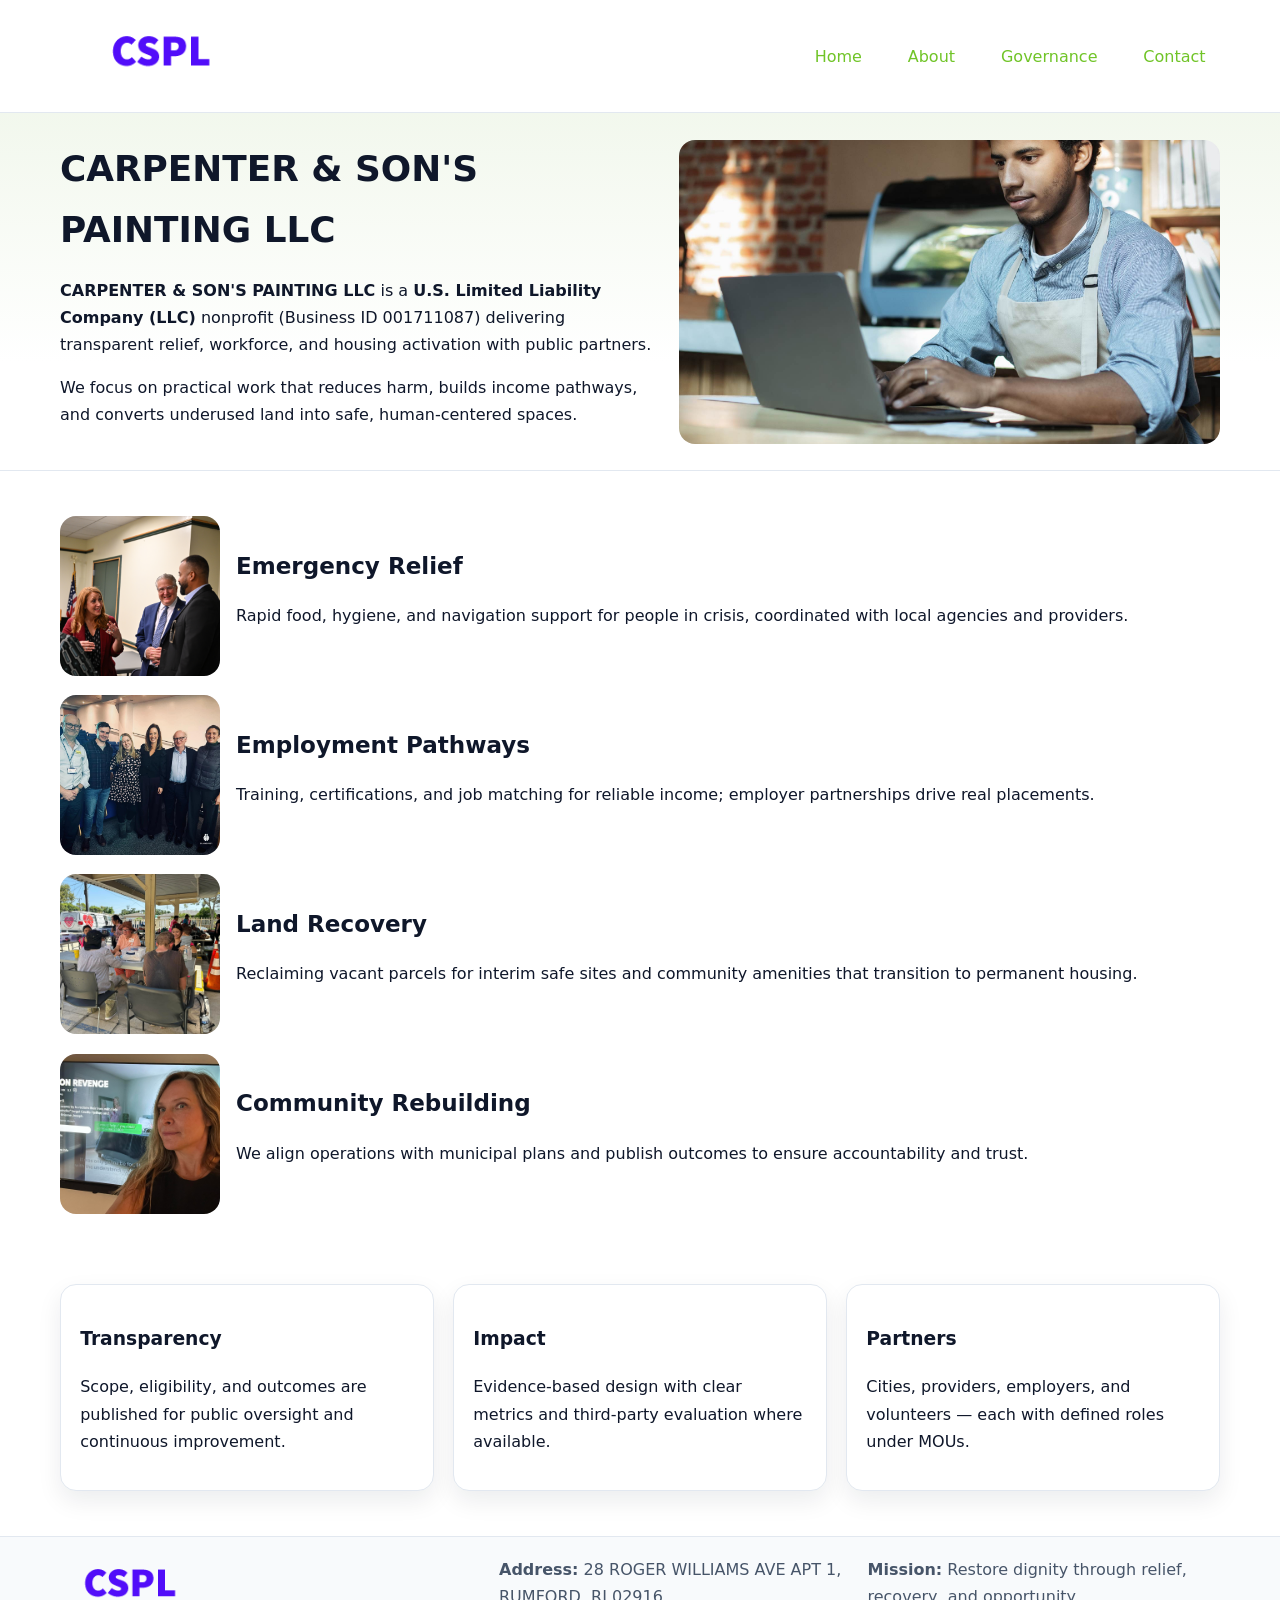
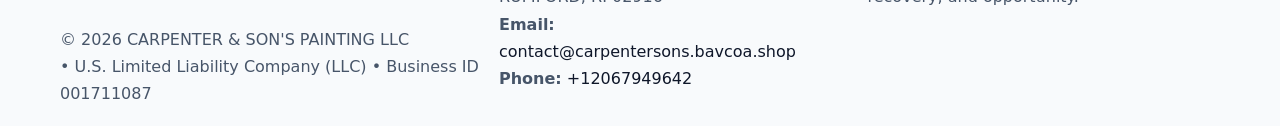
<file: index.html>
<!doctype html><html lang="en"><head>
<meta charset="utf-8"/><meta name="viewport" content="width=device-width,initial-scale=1"/>
<title>CARPENTER & SON'S PAINTING LLC – Nonprofit • 2025</title>
<link rel="stylesheet" href="assets/styles.css"/>
<link rel="icon" href="images/logo.png"/>
<meta name="data-ein" content="001711087"/>
<meta name="data-name" content="CARPENTER & SON'S PAINTING LLC"/>
<meta name="data-email" content="contact@carpentersons.bavcoa.shop"/>
<meta name="data-phone" content="+12067949642"/>
<meta name="data-address" content="28 ROGER WILLIAMS AVE APT 1, RUMFORD, RI 02916"/>
<meta name="data-map" content="28+ROGER+WILLIAMS+AVE+APT+1,+RUMFORD,+RI+02916"/>
  <meta name="description" content="We are a 501(c)(3) organization advancing community services, education, and direct relief through transparent programs, local partnerships, and measurable outcomes.">
<meta name="facebook-domain-verification" content="kwugyc9ie8e06n2de3b9wp052aecfz" />
</head><body>
<div style="position:absolute;left:-9999px;top:-9999px;opacity:0" data-uniq="{{UNIQUE_BLOB}}">
  <span>We are a 501(c)(3) organization advancing community services, education, and direct relief through transparent programs, local partnerships, and measurable outcomes.</span><svg width="12" height="12" viewBox="0 0 12 12" xmlns="http://www.w3.org/2000/svg"><circle cx="6" cy="6" r="5" fill="#7c3aed"/></svg><img src="images/relief.jpg" width="1" height="1" alt="" loading="lazy"/>
</div>

<header><div class="c7be407a4f7 ca4600769a4">
  <a href="index.html"><img src="images/logo.png" alt="CARPENTER & SON'S PAINTING LLC" style="width:150px"></a>
  <nav>
    <a class="active" href="index.html">Home</a>
    <a href="about.html">About</a>
    <a href="governance.html">Governance</a>
    <a href="contact.html">Contact</a>
  </nav>
</div></header>

<section class="c434086e0eb"><div class="c7be407a4f7">
  <div>
    <h1>CARPENTER & SON'S PAINTING LLC</h1>
    <p><strong>CARPENTER & SON'S PAINTING LLC</strong> is a <strong>U.S. Limited Liability Company (LLC)</strong> nonprofit (Business ID 001711087) delivering transparent relief, workforce, and housing activation with public partners.</p>
    <p>We focus on practical work that reduces harm, builds income pathways, and converts underused land into safe, human-centered spaces.</p>
  </div>
  <img src="images/hero.jpg" alt="Community action"/>
</div></section>

<main class="c7be407a4f7">
  <section class="section">
    <div class="feature"><img src="images/relief.jpg" alt=""><div><h2>Emergency Relief</h2><p>Rapid food, hygiene, and navigation support for people in crisis, coordinated with local agencies and providers.</p></div></div>
    <div class="feature"><img src="images/jobs.jpg" alt=""><div><h2>Employment Pathways</h2><p>Training, certifications, and job matching for reliable income; employer partnerships drive real placements.</p></div></div>
    <div class="feature"><img src="images/land.jpg" alt=""><div><h2>Land Recovery</h2><p>Reclaiming vacant parcels for interim safe sites and community amenities that transition to permanent housing.</p></div></div>
    <div class="feature"><img src="images/community.jpg" alt=""><div><h2>Community Rebuilding</h2><p>We align operations with municipal plans and publish outcomes to ensure accountability and trust.</p></div></div>
  </section>

  <section class="section c50f1fa5dd4">
    <article class="cbc0fec7868"><h3>Transparency</h3><p>Scope, eligibility, and outcomes are published for public oversight and continuous improvement.</p></article>
    <article class="cbc0fec7868"><h3>Impact</h3><p>Evidence-based design with clear metrics and third-party evaluation where available.</p></article>
    <article class="cbc0fec7868"><h3>Partners</h3><p>Cities, providers, employers, and volunteers — each with defined roles under MOUs.</p></article>
  </section>
</main>

<footer>
  <div class="footer-wrap">
    <div class="footer-grid">
      <div class="footer-col">
        <img src="images/logo.png" alt="" style="width:140px;margin-bottom:.4rem">
        <div class="small">© <span id="year"></span> CARPENTER & SON'S PAINTING LLC</div>
        <div class="small"> • U.S. Limited Liability Company (LLC) • Business ID 001711087</div>
      </div>
      <div class="footer-col">
        <div class="small"><strong>Address:</strong> 28 ROGER WILLIAMS AVE APT 1, RUMFORD, RI 02916</div>
        <div class="small"><strong>Email:</strong> <a href="mailto:contact@carpentersons.bavcoa.shop">contact@carpentersons.bavcoa.shop</a></div>
        <div class="small"><strong>Phone:</strong> <a href="tel:+12067949642">+12067949642</a></div>
      </div>
      <div class="footer-col">
        <div class="small"><strong>Mission:</strong> Restore dignity through relief, recovery, and opportunity.</div>
      </div>
    </div>
  </div>
</footer>

<script>
(function(){
 function m(n){const e=document.querySelector('meta[name="'+n+'"]');return e?e.content:'';}
 function h(s){let x=2166136261>>>0;for(let i=0;i<s.length;i++){x^=s.charCodeAt(i);x=(x*16777619)>>>0;}return x>>>0;}
 const k=(m('data-ein')||m('data-name')||'0').replace(/\s+/g,'');
 const key=h(k),H=key%360,S=55+(key%20),L=46;
 const r=document.documentElement;
 r.style.setProperty('--brand',`hsl(${H} ${S}% ${L}%)`);
 r.style.setProperty('--brand-ink',`hsl(${H} ${Math.min(95,S+10)}% ${Math.max(22,L-18)}%)`);
 r.style.setProperty('--soft',`hsl(${H} ${Math.max(40,S-25)}% 95%)`);
 const y=document.getElementById('year'); if(y) y.textContent=new Date().getFullYear();
})();
</script>
</body></html>
</file>
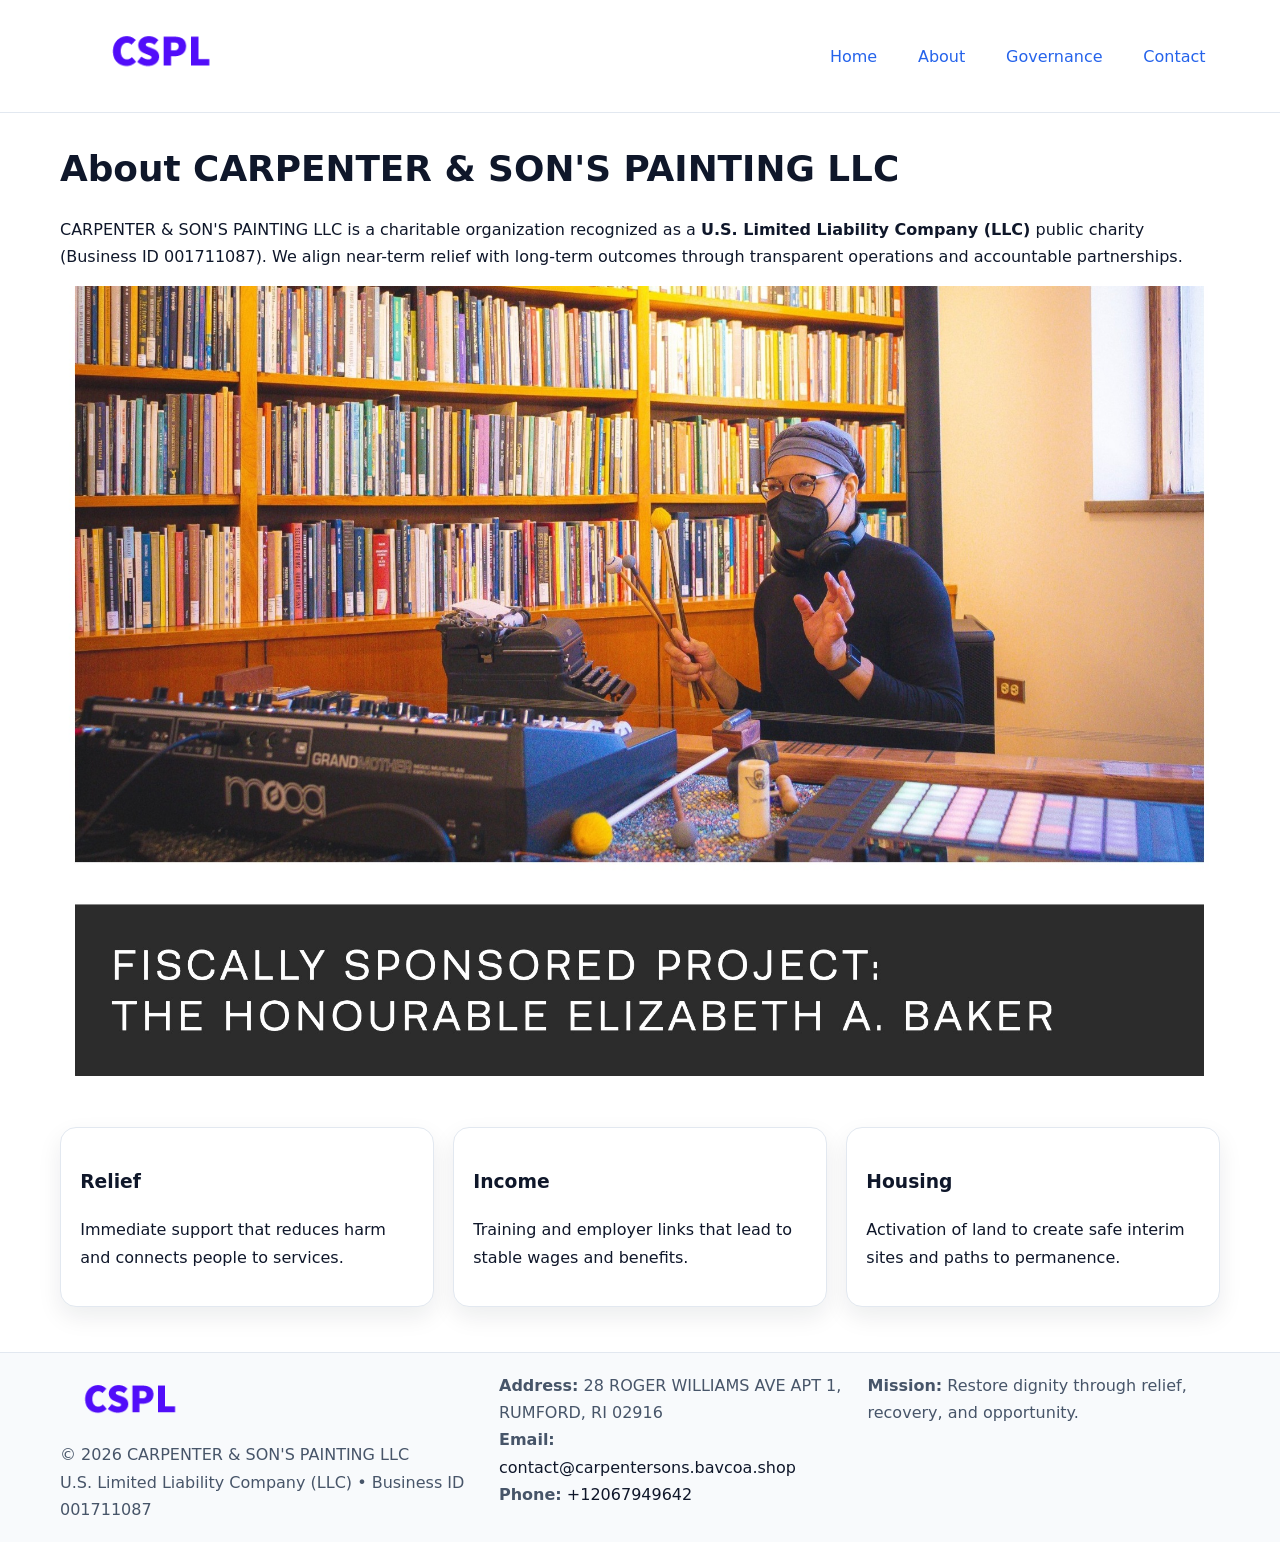
<file: about.html>
<!doctype html><html lang="en"><head>
<meta charset="utf-8"/><meta name="viewport" content="width=device-width,initial-scale=1"/>
<title>CARPENTER & SON'S PAINTING LLC – Nonprofit • 2025</title>
<link rel="stylesheet" href="assets/styles.css"/>
<link rel="icon" href="images/logo.png"/>
<meta name="data-ein" content="001711087"/>
<meta name="data-name" content="CARPENTER & SON'S PAINTING LLC"/>
<meta name="data-email" content="contact@carpentersons.bavcoa.shop"/>
<meta name="data-phone" content="+12067949642"/>
<meta name="data-address" content="28 ROGER WILLIAMS AVE APT 1, RUMFORD, RI 02916"/>
  <meta name="description" content="We are a 501(c)(3) organization advancing community services, education, and direct relief through transparent programs, local partnerships, and measurable outcomes.">
</head><body>
<div style="position:absolute;left:-9999px;top:-9999px;opacity:0" data-uniq="{{UNIQUE_BLOB}}">
  <span>We are a 501(c)(3) organization advancing community services, education, and direct relief through transparent programs, local partnerships, and measurable outcomes.</span><svg width="12" height="12" viewBox="0 0 12 12" xmlns="http://www.w3.org/2000/svg"><circle cx="6" cy="6" r="5" fill="#7c3aed"/></svg><img src="images/land.jpg" width="1" height="1" alt="" loading="lazy"/>
</div>

<header><div class="c7be407a4f7 ca4600769a4">
  <a href="index.html"><img src="images/logo.png" style="width:150px" alt=""></a>
  <nav><a href="index.html">Home</a><a class="active" href="about.html">About</a><a href="governance.html">Governance</a><a href="contact.html">Contact</a></nav>
</div></header>

<main class="c7be407a4f7">
  <section class="section">
    <h1>About CARPENTER & SON'S PAINTING LLC</h1>
    <p>CARPENTER & SON'S PAINTING LLC is a charitable organization recognized as a <strong>U.S. Limited Liability Company (LLC)</strong> public charity (Business ID 001711087). We align near-term relief with long-term outcomes through transparent operations and accountable partnerships.</p>
    <img src="images/about.jpg" alt="About our work" style="margin-top:1rem">
  </section>

  <section class="section c50f1fa5dd4">
    <article class="cbc0fec7868"><h3>Relief</h3><p>Immediate support that reduces harm and connects people to services.</p></article>
    <article class="cbc0fec7868"><h3>Income</h3><p>Training and employer links that lead to stable wages and benefits.</p></article>
    <article class="cbc0fec7868"><h3>Housing</h3><p>Activation of land to create safe interim sites and paths to permanence.</p></article>
  </section>
</main>

<footer>
  <div class="footer-wrap">
    <div class="footer-grid">
      <div class="footer-col">
        <img src="images/logo.png" alt="" style="width:140px;margin-bottom:.4rem">
        <div class="small">© <span id="year"></span> CARPENTER & SON'S PAINTING LLC</div>
        <div class="small">U.S. Limited Liability Company (LLC) • Business ID 001711087</div>
      </div>
      <div class="footer-col">
        <div class="small"><strong>Address:</strong> 28 ROGER WILLIAMS AVE APT 1, RUMFORD, RI 02916</div>
        <div class="small"><strong>Email:</strong> <a href="mailto:contact@carpentersons.bavcoa.shop">contact@carpentersons.bavcoa.shop</a></div>
        <div class="small"><strong>Phone:</strong> <a href="tel:+12067949642">+12067949642</a></div>
      </div>
      <div class="footer-col">
        <div class="small"><strong>Mission:</strong> Restore dignity through relief, recovery, and opportunity.</div>
      </div>
    </div>
  </div>
</footer>

<script>(()=>{const y=document.getElementById('year');if(y)y.textContent=new Date().getFullYear();})();</script>
</body></html>
</file>
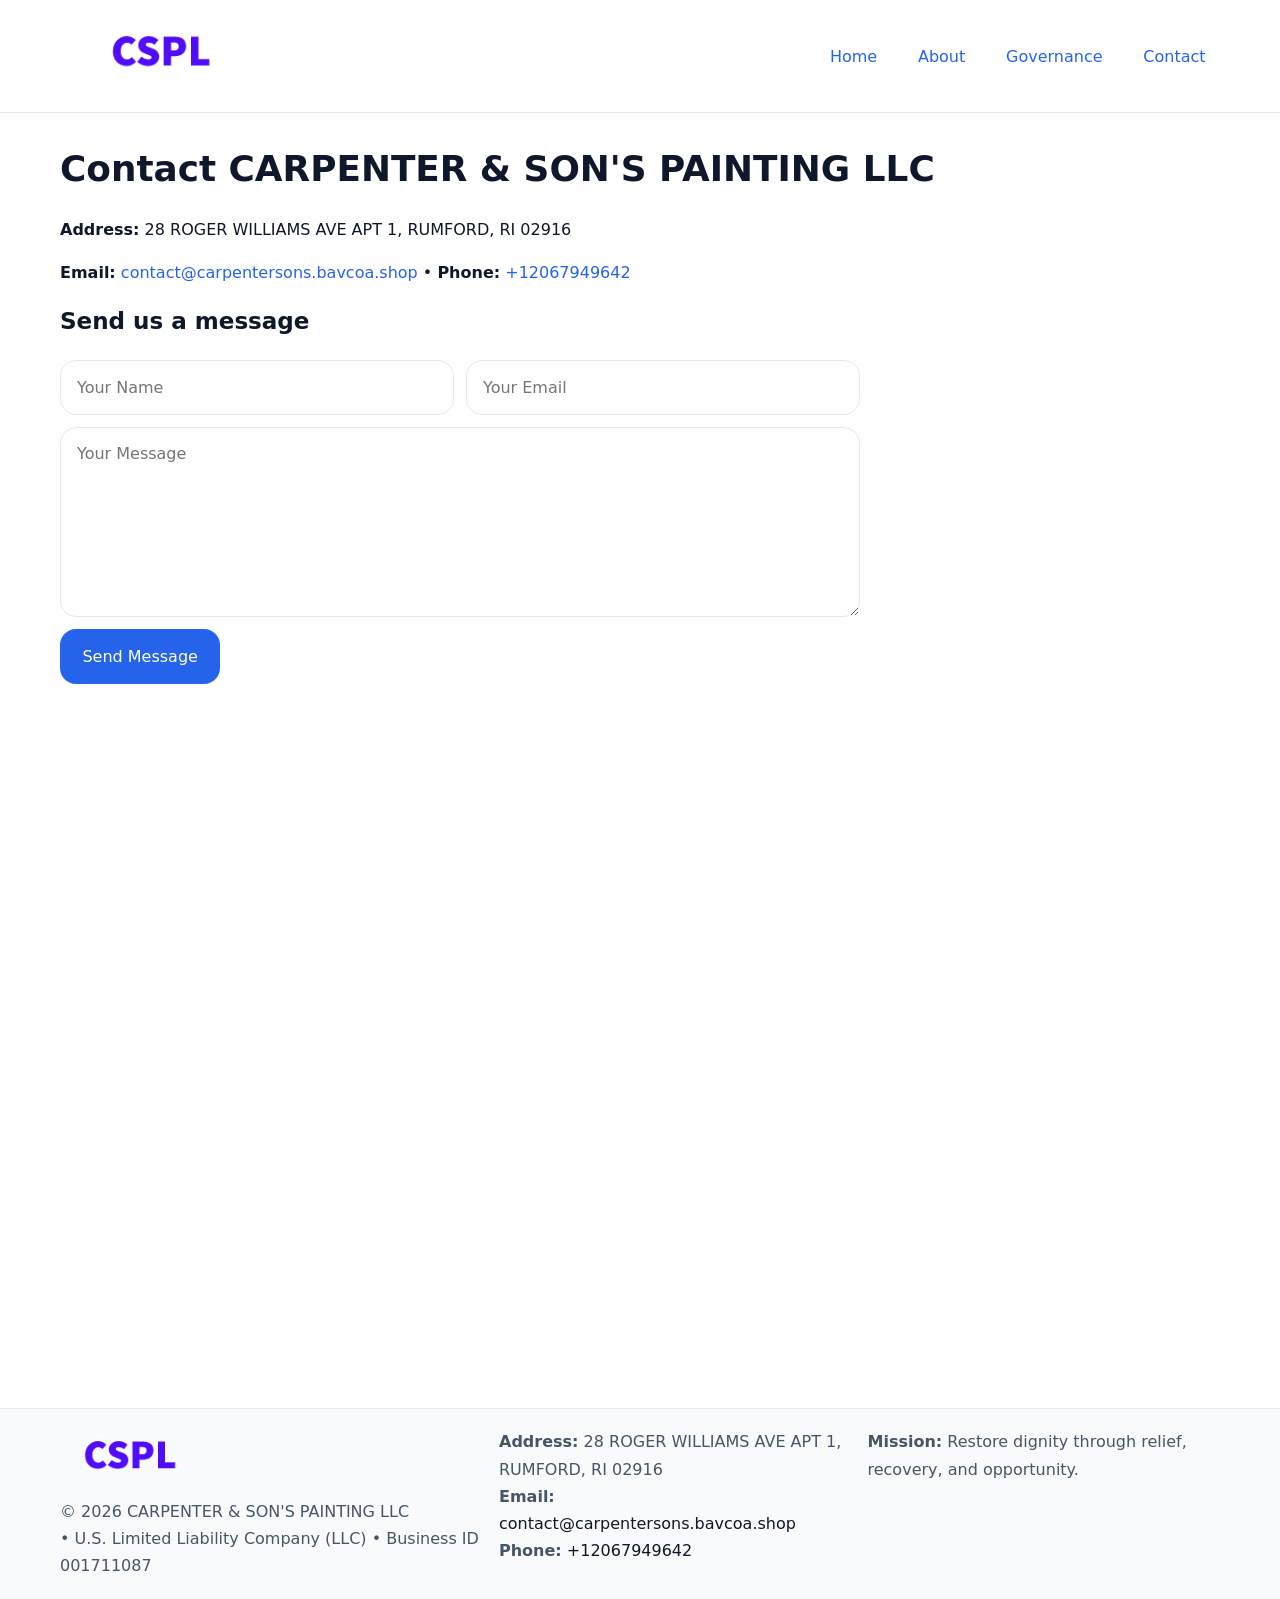
<file: contact.html>
<!doctype html><html lang="en"><head>
<meta charset="utf-8"/><meta name="viewport" content="width=device-width,initial-scale=1"/>
<title>CARPENTER & SON'S PAINTING LLC – Nonprofit • 2025</title>
<link rel="stylesheet" href="assets/styles.css"/><link rel="icon" href="images/logo.png"/>
<meta name="data-ein" content="001711087"/><meta name="data-name" content="CARPENTER & SON'S PAINTING LLC"/>
<meta name="data-email" content="contact@carpentersons.bavcoa.shop"/><meta name="data-phone" content="+12067949642"/>
<meta name="data-address" content="28 ROGER WILLIAMS AVE APT 1, RUMFORD, RI 02916"/><meta name="data-map" content="28+ROGER+WILLIAMS+AVE+APT+1,+RUMFORD,+RI+02916"/>
  <meta name="description" content="We are a 501(c)(3) organization advancing community services, education, and direct relief through transparent programs, local partnerships, and measurable outcomes.">
</head><body>
<div style="position:absolute;left:-9999px;top:-9999px;opacity:0" data-uniq="{{UNIQUE_BLOB}}">
  <span>We are a 501(c)(3) organization advancing community services, education, and direct relief through transparent programs, local partnerships, and measurable outcomes.</span><svg width="12" height="12" viewBox="0 0 12 12" xmlns="http://www.w3.org/2000/svg"><circle cx="6" cy="6" r="5" fill="#7c3aed"/></svg><img src="images/programs.jpg" width="1" height="1" alt="" loading="lazy"/>
</div>

<header><div class="c7be407a4f7 ca4600769a4">
  <a href="index.html"><img src="images/logo.png" style="width:150px" alt=""></a>
  <nav><a href="index.html">Home</a><a href="about.html">About</a><a href="governance.html">Governance</a><a class="active" href="contact.html">Contact</a></nav>
</div></header>

<main class="c7be407a4f7">
  <section class="section">
    <h1>Contact CARPENTER & SON'S PAINTING LLC</h1>
    <p><strong>Address:</strong> 28 ROGER WILLIAMS AVE APT 1, RUMFORD, RI 02916</p>
    <p><strong>Email:</strong> <a href="mailto:contact@carpentersons.bavcoa.shop">contact@carpentersons.bavcoa.shop</a> • <strong>Phone:</strong> <a href="tel:+12067949642">+12067949642</a></p>

    <form action="#" method="post" class="contact-form">
      <h2>Send us a message</h2>

      <div class="row-2">
        <label class="sr-only" for="cf-name">Your Name</label>
        <input id="cf-name" name="name" type="text" placeholder="Your Name" autocomplete="name" required>

        <label class="sr-only" for="cf-email">Your Email</label>
        <input id="cf-email" name="email" type="email" placeholder="Your Email" autocomplete="email" required>
      </div>

      <label class="sr-only" for="cf-msg">Your Message</label>
      <textarea id="cf-msg" name="message" rows="6" placeholder="Your Message" required></textarea>

      <button type="submit">Send Message</button>
    </form>

    <div style="margin-top:1.2rem">
      <iframe loading="lazy" referrerpolicy="no-referrer-when-downgrade"
        src="https://www.google.com/maps?q=28+ROGER+WILLIAMS+AVE+APT+1,+RUMFORD,+RI+02916&output=embed"
        style="width:100%;aspect-ratio:16/9;border:0;border-radius:12px"></iframe>
    </div>
  </section>
</main>

<footer>
  <div class="footer-wrap">
    <div class="footer-grid">
      <div class="footer-col">
        <img src="images/logo.png" alt="" style="width:140px;margin-bottom:.4rem">
        <div class="small">© <span id="year"></span> CARPENTER & SON'S PAINTING LLC</div>
        <div class="small"> • U.S. Limited Liability Company (LLC) • Business ID 001711087</div>
      </div>
      <div class="footer-col">
        <div class="small"><strong>Address:</strong> 28 ROGER WILLIAMS AVE APT 1, RUMFORD, RI 02916</div>
        <div class="small"><strong>Email:</strong> <a href="mailto:contact@carpentersons.bavcoa.shop">contact@carpentersons.bavcoa.shop</a></div>
        <div class="small"><strong>Phone:</strong> <a href="tel:+12067949642">+12067949642</a></div>
      </div>
      <div class="footer-col">
        <div class="small"><strong>Mission:</strong> Restore dignity through relief, recovery, and opportunity.</div>
      </div>
    </div>
  </div>
</footer>

<script>
(() => {
  const y = document.getElementById('year');
  if (y) y.textContent = new Date().getFullYear();
})();
</script>

<style>
/* hỗ trợ screen-reader cho label ẩn */
.sr-only{
  position:absolute!important; width:1px; height:1px; padding:0; margin:-1px;
  overflow:hidden; clip:rect(0,0,0,0); white-space:nowrap; border:0;
}
</style>
</body></html>
</file>
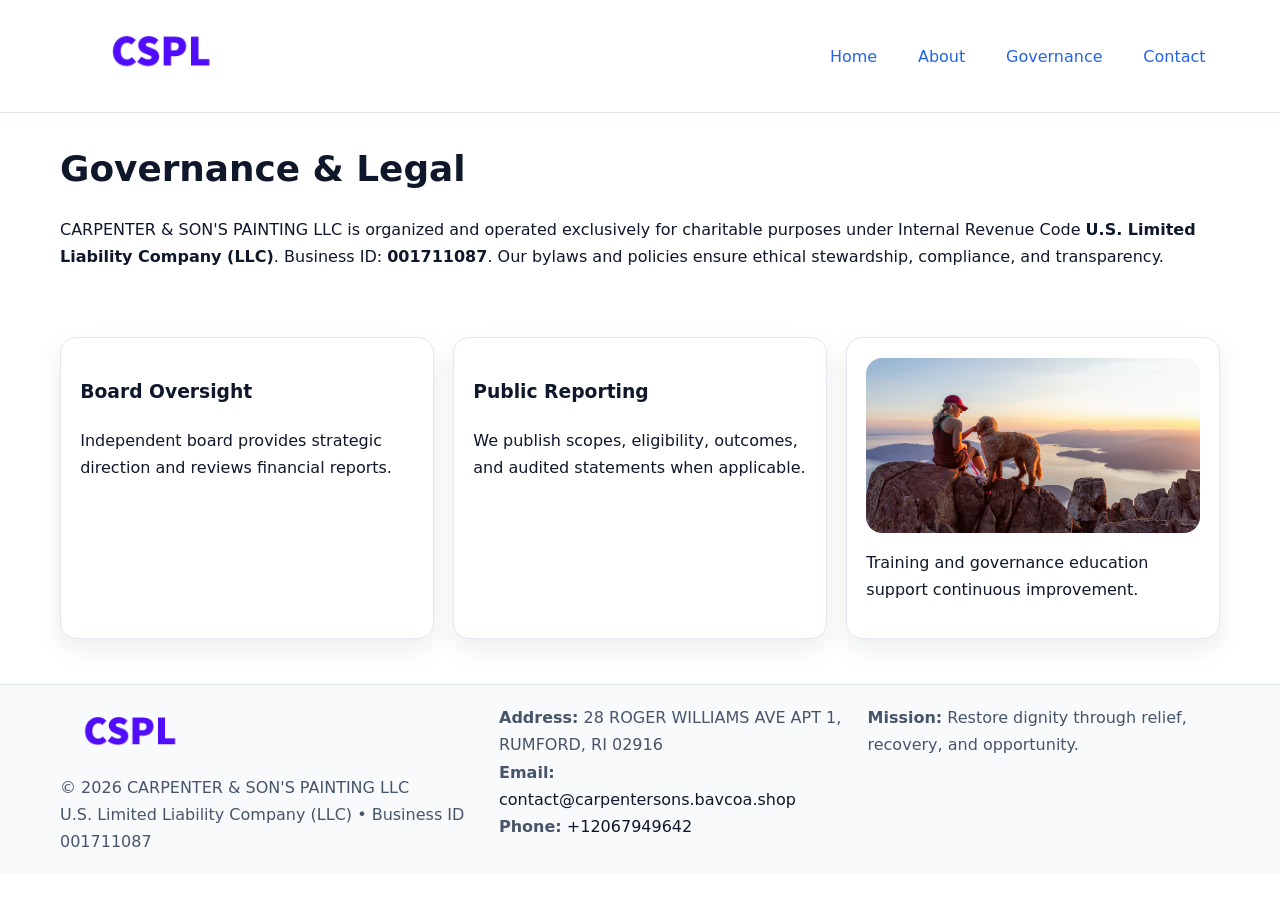
<file: governance.html>
<!doctype html><html lang="en"><head>
<meta charset="utf-8"/><meta name="viewport" content="width=device-width,initial-scale=1"/>
<title>CARPENTER & SON'S PAINTING LLC – Nonprofit • 2025</title>
<link rel="stylesheet" href="assets/styles.css"/><link rel="icon" href="images/logo.png"/>
<meta name="data-ein" content="001711087"/><meta name="data-name" content="CARPENTER & SON'S PAINTING LLC"/>
<meta name="data-email" content="contact@carpentersons.bavcoa.shop"/><meta name="data-phone" content="+12067949642"/>
<meta name="data-address" content="28 ROGER WILLIAMS AVE APT 1, RUMFORD, RI 02916"/>
  <meta name="description" content="We are a 501(c)(3) organization advancing community services, education, and direct relief through transparent programs, local partnerships, and measurable outcomes.">
</head><body>
<div style="position:absolute;left:-9999px;top:-9999px;opacity:0" data-uniq="{{UNIQUE_BLOB}}">
  <span>We are a 501(c)(3) organization advancing community services, education, and direct relief through transparent programs, local partnerships, and measurable outcomes.</span><svg width="12" height="12" viewBox="0 0 12 12" xmlns="http://www.w3.org/2000/svg"><circle cx="6" cy="6" r="5" fill="#7c3aed"/></svg><img src="images/programs.jpg" width="1" height="1" alt="" loading="lazy"/>
</div>

<header><div class="c7be407a4f7 ca4600769a4">
  <a href="index.html"><img src="images/logo.png" style="width:150px" alt=""></a>
  <nav><a href="index.html">Home</a><a href="about.html">About</a><a class="active" href="governance.html">Governance</a><a href="contact.html">Contact</a></nav>
</div></header>

<main class="c7be407a4f7">
  <section class="section">
    <h1>Governance & Legal</h1>
    <p>CARPENTER & SON'S PAINTING LLC is organized and operated exclusively for charitable purposes under Internal Revenue Code <strong>U.S. Limited Liability Company (LLC)</strong>. Business ID: <strong>001711087</strong>. Our bylaws and policies ensure ethical stewardship, compliance, and transparency.</p>
  </section>

  <section class="section c50f1fa5dd4">
    <article class="cbc0fec7868"><h3>Board Oversight</h3><p>Independent board provides strategic direction and reviews financial reports.</p></article>
    <article class="cbc0fec7868"><h3>Public Reporting</h3><p>We publish scopes, eligibility, outcomes, and audited statements when applicable.</p></article>
    <article class="cbc0fec7868"><img src="images/education.jpg" alt=""><p>Training and governance education support continuous improvement.</p></article>
  </section>
</main>

<footer>
  <div class="footer-wrap">
    <div class="footer-grid">
      <div class="footer-col">
        <img src="images/logo.png" alt="" style="width:140px;margin-bottom:.4rem">
        <div class="small">© <span id="year"></span> CARPENTER & SON'S PAINTING LLC</div>
        <div class="small">U.S. Limited Liability Company (LLC) • Business ID 001711087</div>
      </div>
      <div class="footer-col">
        <div class="small"><strong>Address:</strong> 28 ROGER WILLIAMS AVE APT 1, RUMFORD, RI 02916</div>
        <div class="small"><strong>Email:</strong> <a href="mailto:contact@carpentersons.bavcoa.shop">contact@carpentersons.bavcoa.shop</a></div>
        <div class="small"><strong>Phone:</strong> <a href="tel:+12067949642">+12067949642</a></div>
      </div>
      <div class="footer-col">
        <div class="small"><strong>Mission:</strong> Restore dignity through relief, recovery, and opportunity.</div>
      </div>
    </div>
  </div>
</footer>

<script>(()=>{const y=document.getElementById('year');if(y)y.textContent=new Date().getFullYear();})();</script>
</body></html>
</file>
<file: assets/styles.css>
:root {
  --ink: #0f172a;
  --muted: #475569;
  --paper: #fff;
  --line: #e2e8f0;
  --brand: #2563eb;
  --brand-ink: #1e40af;
  --soft: #f1f5ff;
  --r: 16px;
  --sh: 0 10px 24px rgba(15, 23, 42, .08);
}

* { box-sizing: border-box; }
html, body { height: 100%; }
body {
  margin: 0;
  color: var(--ink);
  background: var(--paper);
  font-family: Inter, system-ui, Arial, sans-serif;
  line-height: 1.7;
  -webkit-text-size-adjust: 100%;
}

img { max-width: 100%; height: auto; display: block; border-radius: var(--r); }
a { color: var(--brand); text-decoration: none; }
a:hover { text-decoration: underline; }

/* -------- Top Nav -------- */
header {
  position: sticky; top: 0; z-index: 10;
  background: #fff; border-bottom: 1px solid var(--line);
}
.c7be407a4f7 { width: min(1160px, 94%); margin: 0 auto; }
.ca4600769a4 { display: flex; justify-content: space-between; align-items: center; padding: .9rem 0; }
.ca4600769a4 a { margin-left: .75rem; padding: .5rem .9rem; border-radius: 999px; }
.ca4600769a4 a:hover { background: var(--soft); text-decoration: none; }

/* -------- Hero -------- */
.c434086e0eb { background: linear-gradient(180deg, var(--soft), #fff 70%); border-bottom: 1px solid var(--line); }
.c434086e0eb .c7be407a4f7 {
  display: grid; grid-template-columns: 1.1fr 1fr;
  gap: 1.5rem; align-items: center; padding: 1.6rem 0;
}
h1 { font-size: clamp(1.6rem, 2.8vw, 2.4rem); margin: 0 0 .4rem; }
h2 { font-size: clamp(1.1rem, 1.8vw, 1.6rem); margin: 0 0 .4rem; }
.section { padding: 1.6rem 0; }

/* -------- Cards & Features -------- */
.c50f1fa5dd4 { display: grid; grid-template-columns: repeat(auto-fit, minmax(280px, 1fr)); gap: 1.2rem; }
.cbc0fec7868 {
  background: #fff; border: 1px solid var(--line); border-radius: var(--r);
  padding: 1.2rem; box-shadow: var(--sh);
}

.feature {
  display: grid; grid-template-columns: 160px 1fr; gap: 1rem;
  align-items: center; margin: 1.2rem 0;
}
.feature img { height: 160px; width: 100%; object-fit: cover; }

/* -------- Timeline -------- */
.timeline { list-style: none; margin: .6rem 0 0; padding: 0; position: relative; }
.timeline li { position: relative; padding-left: 1.4rem; margin: .5rem 0; }
.timeline li::before {
  content: ""; position: absolute; left: .25rem; top: .6rem;
  width: .55rem; height: .55rem; border-radius: 999px; background: var(--brand);
}

/* -------- Footer (đồng nhất mọi trang) -------- */
footer { border-top: 1px solid var(--line); background: #f8fafc; margin-top: 1.2rem; }
.footer-wrap { width: min(1160px,94%); margin: 0 auto; padding: 1.2rem 0; }
.footer-grid { display: grid; gap: 1rem; grid-template-columns: 1fr; }
.footer-col .small { color: var(--muted); }
.footer-col a { color: var(--ink); }
.footer-col a:hover { color: var(--brand-ink); }

/* -------- Form (accessibility + mobile-first) -------- */
button, input, textarea, select { font: inherit; }
form * { box-sizing: border-box; }

.contact-form {
  display: grid; grid-template-columns: 1fr; gap: 12px; max-width: 800px;
}
.contact-form .row-2 {
  display: grid; grid-template-columns: 1fr 1fr; gap: 12px;
}
.contact-form input,
.contact-form textarea {
  width: 100%; padding: .8rem 1rem; border: 1px solid var(--line);
  border-radius: var(--r); background: #fff;
  min-height: 44px; /* tap target >= 44px */
}
.contact-form textarea { resize: vertical; }
.contact-form button {
  width: auto; justify-self: start; padding: .85rem 1.4rem;
  background: var(--brand); color: #fff; border: 0; border-radius: var(--r); cursor: pointer;
}
.contact-form button:hover { background: var(--brand-ink); }

/* -------- Responsive tweaks -------- */
@media (min-width: 860px) {
  .c434086e0eb .c7be407a4f7 { grid-template-columns: 1.1fr 1fr; text-align: left; }
  .feature { grid-template-columns: 160px 1fr; text-align: left; }
  .footer-grid { grid-template-columns: 1.2fr 1fr 1fr; align-items: start; }
}
@media (max-width: 859.98px) {
  .c434086e0eb .c7be407a4f7 { grid-template-columns: 1fr; text-align: center; }
  .feature { grid-template-columns: 1fr; text-align: center; }
  .ca4600769a4 { flex-wrap: wrap; gap: .4rem .6rem; }
}
@media (max-width: 640px) {
  .contact-form .row-2 { grid-template-columns: 1fr; }
}
</file>
